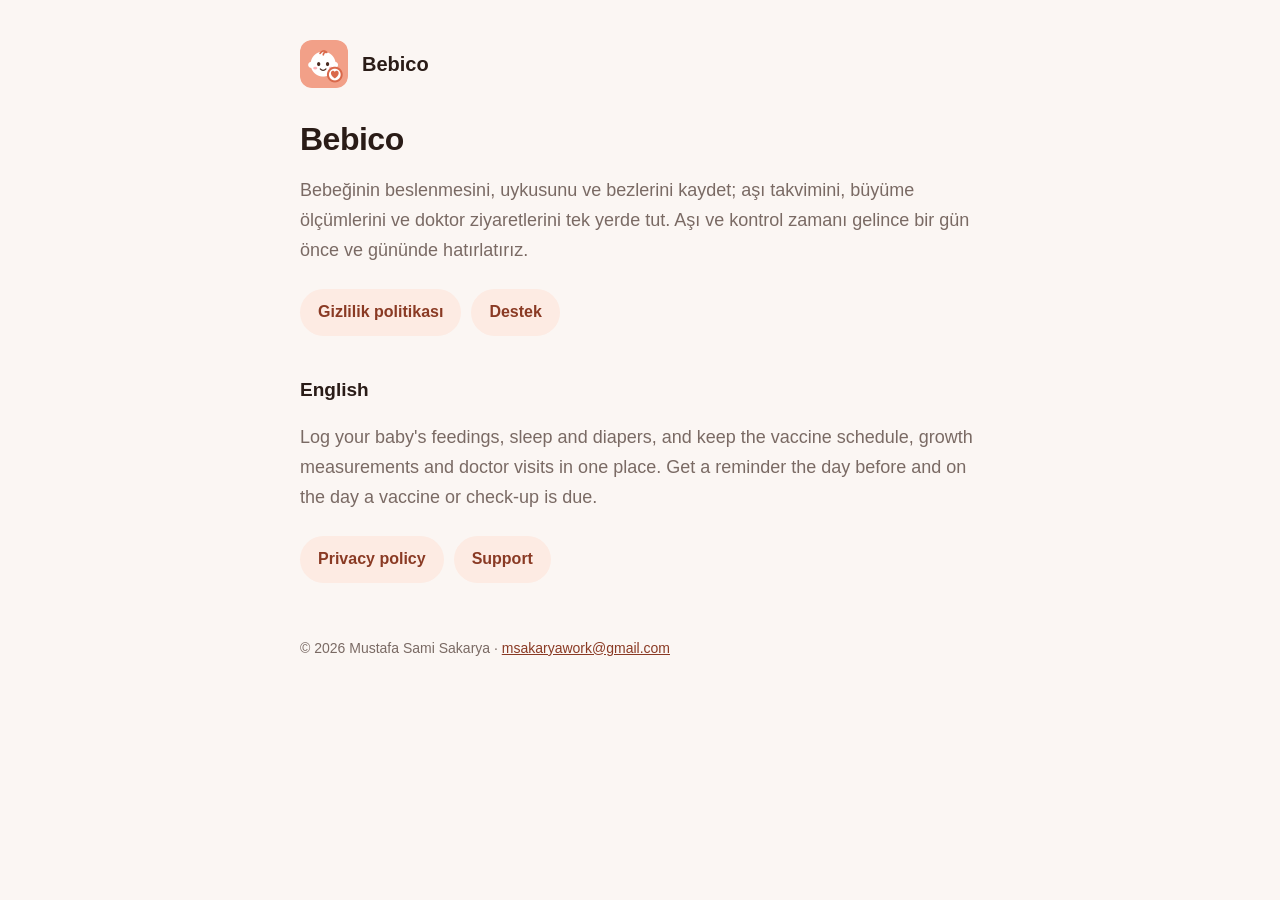
<file: index.html>
<!doctype html>
<html lang="tr">
<head>
  <meta charset="utf-8">
  <meta name="viewport" content="width=device-width, initial-scale=1">
  <title>Bebico</title>
  <meta name="description" content="Bebico: bebekler için beslenme, uyku ve bez günlüğü, aşı takvimi, büyüme ve doktor kayıtları. / A baby tracker with a daily log and a health calendar.">
  <link rel="icon" href="logo.png">
  <link rel="stylesheet" href="style.css">
</head>
<body>
<main>
  <header><img src="logo.png" alt=""><strong>Bebico</strong></header>
  <h1>Bebico</h1>
  <p class="lead">Bebeğinin beslenmesini, uykusunu ve bezlerini kaydet; aşı takvimini, büyüme ölçümlerini ve doktor ziyaretlerini tek yerde tut. Aşı ve kontrol zamanı gelince bir gün önce ve gününde hatırlatırız.</p>
  <ul class="links">
    <li><a href="privacy/">Gizlilik politikası</a></li>
    <li><a href="support/">Destek</a></li>
  </ul>

  <h2 lang="en">English</h2>
  <p class="lead" lang="en">Log your baby's feedings, sleep and diapers, and keep the vaccine schedule, growth measurements and doctor visits in one place. Get a reminder the day before and on the day a vaccine or check-up is due.</p>
  <ul class="links" lang="en">
    <li><a href="en/privacy/">Privacy policy</a></li>
    <li><a href="en/support/">Support</a></li>
  </ul>
  <footer>© 2026 Mustafa Sami Sakarya · <a href="mailto:msakaryawork@gmail.com">msakaryawork@gmail.com</a></footer>
</main>
</body>
</html>
</file>
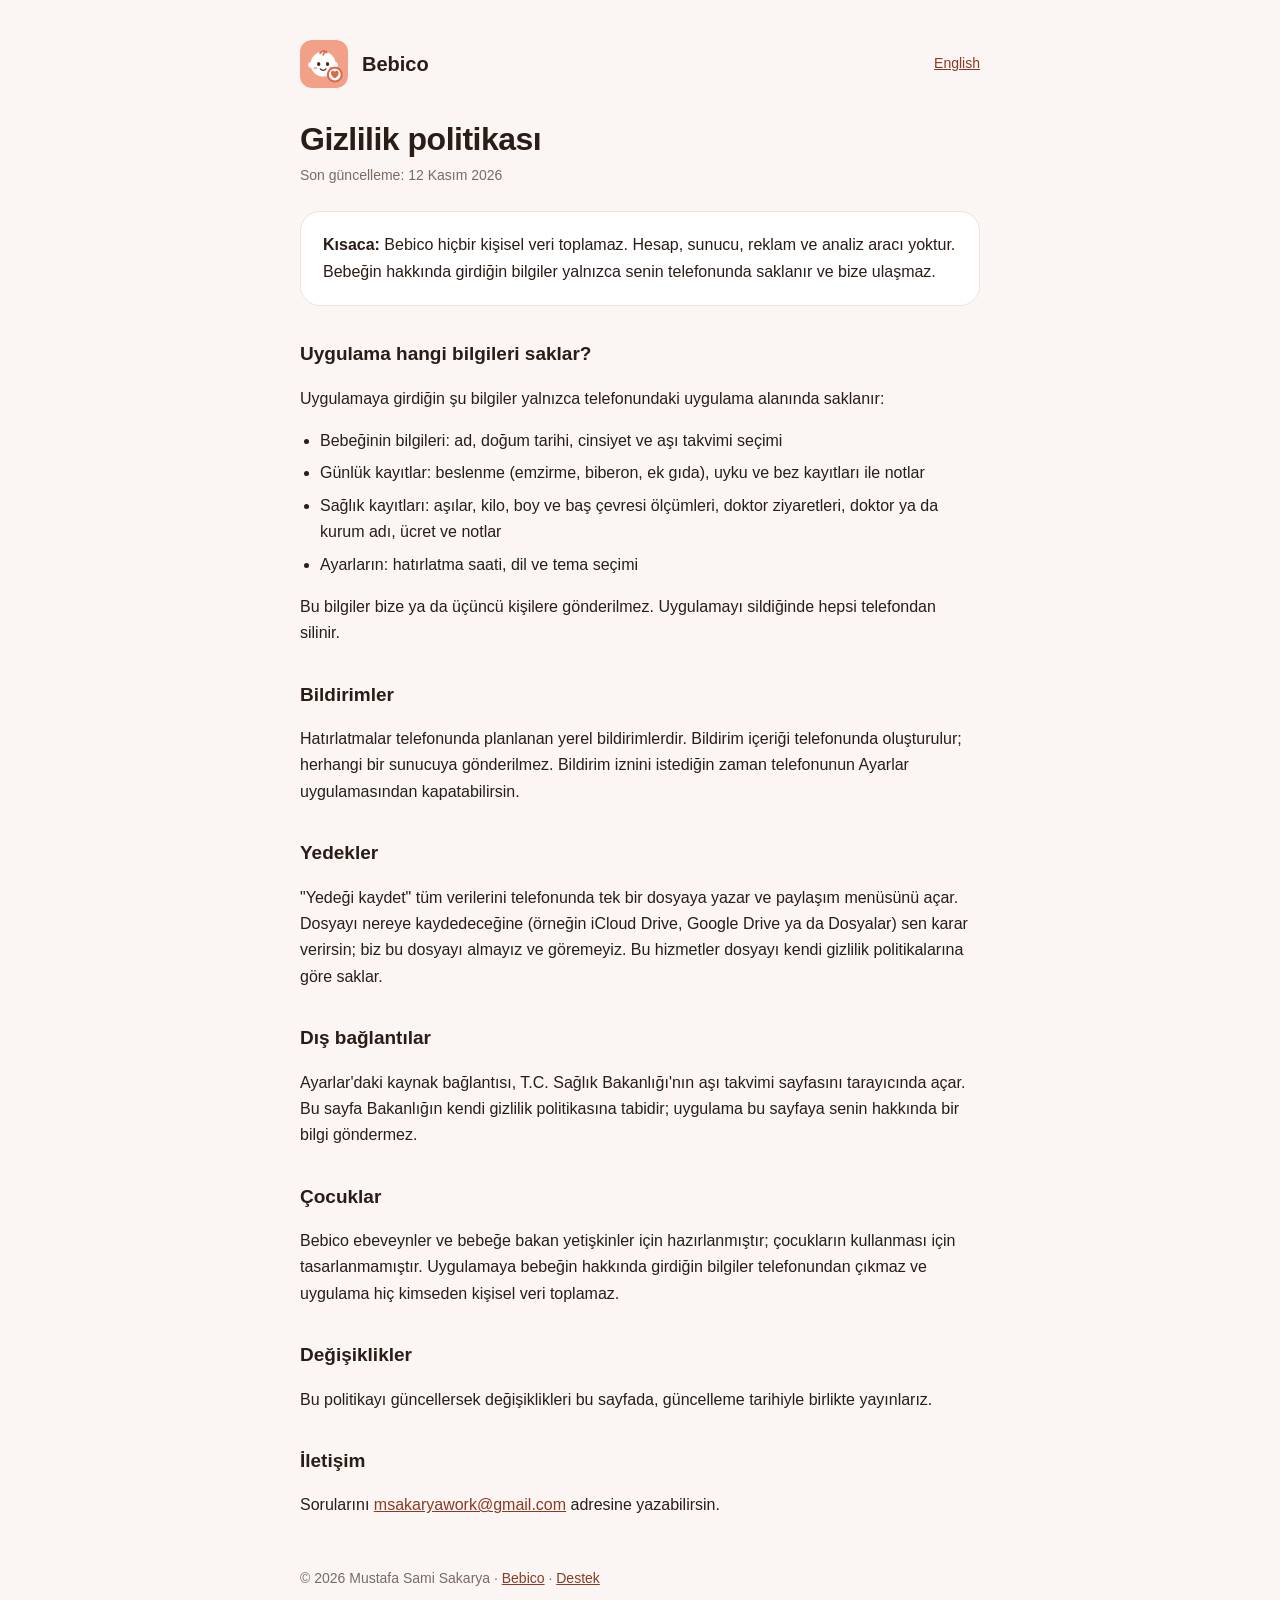
<file: privacy/index.html>
<!doctype html>
<html lang="tr">
<head>
  <meta charset="utf-8">
  <meta name="viewport" content="width=device-width, initial-scale=1">
  <title>Gizlilik politikası · Bebico</title>
  <link rel="icon" href="../logo.png">
  <link rel="stylesheet" href="../style.css">
</head>
<body>
<main>
  <header><img src="../logo.png" alt=""><strong>Bebico</strong><nav><a href="../en/privacy/" hreflang="en">English</a></nav></header>
  <h1>Gizlilik politikası</h1>
  <p class="updated">Son güncelleme: 12 Kasım 2026</p>

  <div class="card">
    <strong>Kısaca:</strong> Bebico hiçbir kişisel veri toplamaz. Hesap, sunucu, reklam ve analiz aracı yoktur. Bebeğin hakkında girdiğin bilgiler yalnızca senin telefonunda saklanır ve bize ulaşmaz.
  </div>

  <h2>Uygulama hangi bilgileri saklar?</h2>
  <p>Uygulamaya girdiğin şu bilgiler yalnızca telefonundaki uygulama alanında saklanır:</p>
  <ul>
    <li>Bebeğinin bilgileri: ad, doğum tarihi, cinsiyet ve aşı takvimi seçimi</li>
    <li>Günlük kayıtlar: beslenme (emzirme, biberon, ek gıda), uyku ve bez kayıtları ile notlar</li>
    <li>Sağlık kayıtları: aşılar, kilo, boy ve baş çevresi ölçümleri, doktor ziyaretleri, doktor ya da kurum adı, ücret ve notlar</li>
    <li>Ayarların: hatırlatma saati, dil ve tema seçimi</li>
  </ul>
  <p>Bu bilgiler bize ya da üçüncü kişilere gönderilmez. Uygulamayı sildiğinde hepsi telefondan silinir.</p>

  <h2>Bildirimler</h2>
  <p>Hatırlatmalar telefonunda planlanan yerel bildirimlerdir. Bildirim içeriği telefonunda oluşturulur; herhangi bir sunucuya gönderilmez. Bildirim iznini istediğin zaman telefonunun Ayarlar uygulamasından kapatabilirsin.</p>

  <h2>Yedekler</h2>
  <p>"Yedeği kaydet" tüm verilerini telefonunda tek bir dosyaya yazar ve paylaşım menüsünü açar. Dosyayı nereye kaydedeceğine (örneğin iCloud Drive, Google Drive ya da Dosyalar) sen karar verirsin; biz bu dosyayı almayız ve göremeyiz. Bu hizmetler dosyayı kendi gizlilik politikalarına göre saklar.</p>

  <h2>Dış bağlantılar</h2>
  <p>Ayarlar'daki kaynak bağlantısı, T.C. Sağlık Bakanlığı'nın aşı takvimi sayfasını tarayıcında açar. Bu sayfa Bakanlığın kendi gizlilik politikasına tabidir; uygulama bu sayfaya senin hakkında bir bilgi göndermez.</p>

  <h2>Çocuklar</h2>
  <p>Bebico ebeveynler ve bebeğe bakan yetişkinler için hazırlanmıştır; çocukların kullanması için tasarlanmamıştır. Uygulamaya bebeğin hakkında girdiğin bilgiler telefonundan çıkmaz ve uygulama hiç kimseden kişisel veri toplamaz.</p>

  <h2>Değişiklikler</h2>
  <p>Bu politikayı güncellersek değişiklikleri bu sayfada, güncelleme tarihiyle birlikte yayınlarız.</p>

  <h2>İletişim</h2>
  <p>Sorularını <a href="mailto:msakaryawork@gmail.com">msakaryawork@gmail.com</a> adresine yazabilirsin.</p>

  <footer>© 2026 Mustafa Sami Sakarya · <a href="../">Bebico</a> · <a href="../support/">Destek</a></footer>
</main>
</body>
</html>
</file>
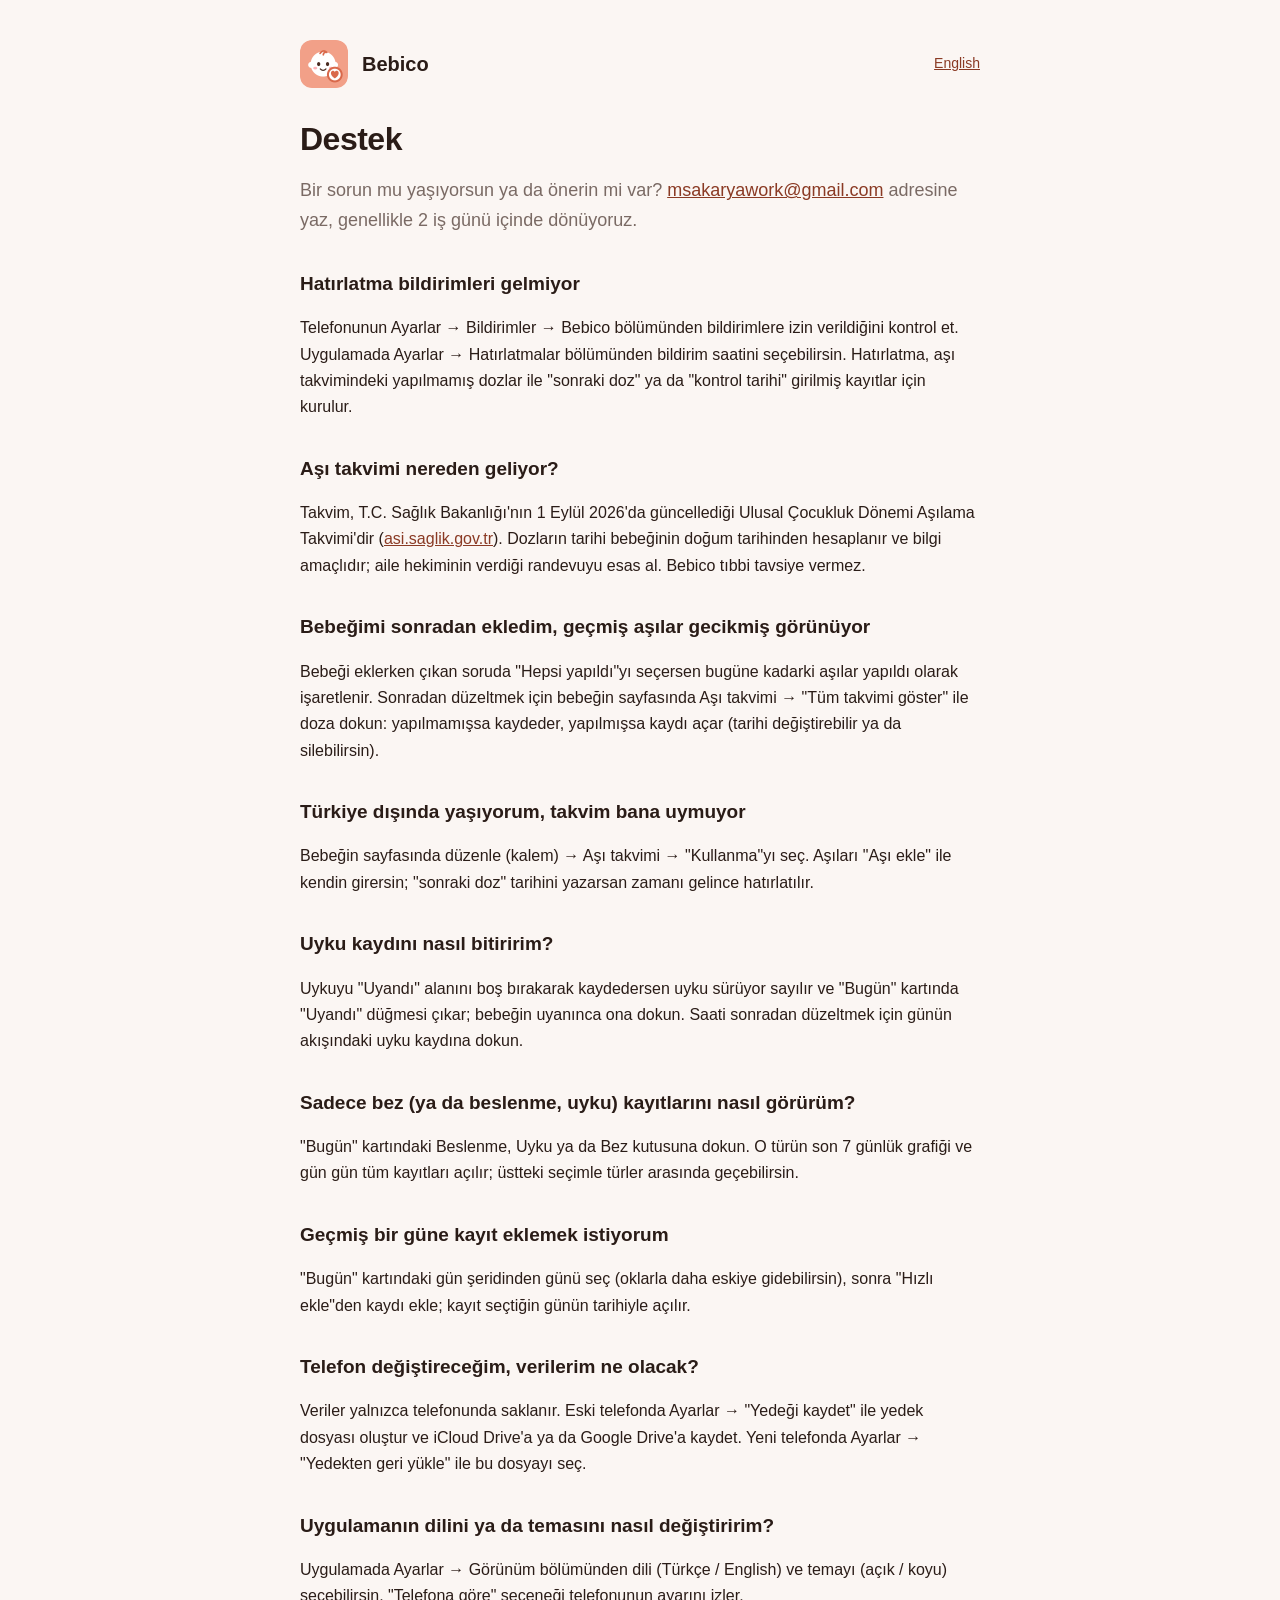
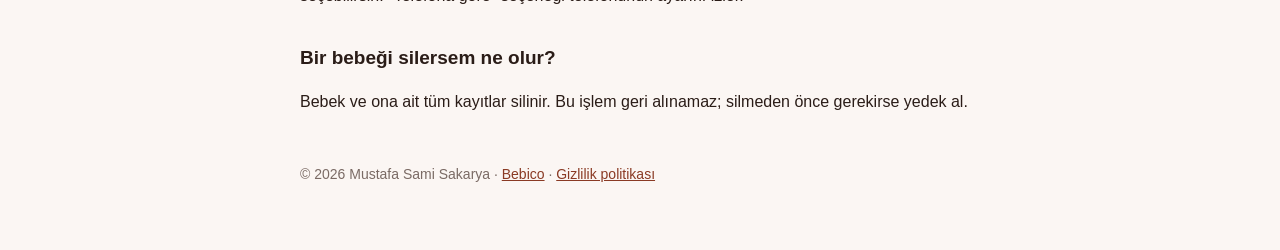
<file: support/index.html>
<!doctype html>
<html lang="tr">
<head>
  <meta charset="utf-8">
  <meta name="viewport" content="width=device-width, initial-scale=1">
  <title>Destek · Bebico</title>
  <link rel="icon" href="../logo.png">
  <link rel="stylesheet" href="../style.css">
</head>
<body>
<main>
  <header><img src="../logo.png" alt=""><strong>Bebico</strong><nav><a href="../en/support/" hreflang="en">English</a></nav></header>
  <h1>Destek</h1>
  <p class="lead">Bir sorun mu yaşıyorsun ya da önerin mi var? <a href="mailto:msakaryawork@gmail.com">msakaryawork@gmail.com</a> adresine yaz, genellikle 2 iş günü içinde dönüyoruz.</p>

  <h2>Hatırlatma bildirimleri gelmiyor</h2>
  <p>Telefonunun Ayarlar → Bildirimler → Bebico bölümünden bildirimlere izin verildiğini kontrol et. Uygulamada Ayarlar → Hatırlatmalar bölümünden bildirim saatini seçebilirsin. Hatırlatma, aşı takvimindeki yapılmamış dozlar ile "sonraki doz" ya da "kontrol tarihi" girilmiş kayıtlar için kurulur.</p>

  <h2>Aşı takvimi nereden geliyor?</h2>
  <p>Takvim, T.C. Sağlık Bakanlığı'nın 1 Eylül 2026'da güncellediği Ulusal Çocukluk Dönemi Aşılama Takvimi'dir (<a href="https://asi.saglik.gov.tr/bagisiklama-programi-ve-asi-takvimi/asi-takvimi.html">asi.saglik.gov.tr</a>). Dozların tarihi bebeğinin doğum tarihinden hesaplanır ve bilgi amaçlıdır; aile hekiminin verdiği randevuyu esas al. Bebico tıbbi tavsiye vermez.</p>

  <h2>Bebeğimi sonradan ekledim, geçmiş aşılar gecikmiş görünüyor</h2>
  <p>Bebeği eklerken çıkan soruda "Hepsi yapıldı"yı seçersen bugüne kadarki aşılar yapıldı olarak işaretlenir. Sonradan düzeltmek için bebeğin sayfasında Aşı takvimi → "Tüm takvimi göster" ile doza dokun: yapılmamışsa kaydeder, yapılmışsa kaydı açar (tarihi değiştirebilir ya da silebilirsin).</p>

  <h2>Türkiye dışında yaşıyorum, takvim bana uymuyor</h2>
  <p>Bebeğin sayfasında düzenle (kalem) → Aşı takvimi → "Kullanma"yı seç. Aşıları "Aşı ekle" ile kendin girersin; "sonraki doz" tarihini yazarsan zamanı gelince hatırlatılır.</p>

  <h2>Uyku kaydını nasıl bitiririm?</h2>
  <p>Uykuyu "Uyandı" alanını boş bırakarak kaydedersen uyku sürüyor sayılır ve "Bugün" kartında "Uyandı" düğmesi çıkar; bebeğin uyanınca ona dokun. Saati sonradan düzeltmek için günün akışındaki uyku kaydına dokun.</p>

  <h2>Sadece bez (ya da beslenme, uyku) kayıtlarını nasıl görürüm?</h2>
  <p>"Bugün" kartındaki Beslenme, Uyku ya da Bez kutusuna dokun. O türün son 7 günlük grafiği ve gün gün tüm kayıtları açılır; üstteki seçimle türler arasında geçebilirsin.</p>

  <h2>Geçmiş bir güne kayıt eklemek istiyorum</h2>
  <p>"Bugün" kartındaki gün şeridinden günü seç (oklarla daha eskiye gidebilirsin), sonra "Hızlı ekle"den kaydı ekle; kayıt seçtiğin günün tarihiyle açılır.</p>

  <h2>Telefon değiştireceğim, verilerim ne olacak?</h2>
  <p>Veriler yalnızca telefonunda saklanır. Eski telefonda Ayarlar → "Yedeği kaydet" ile yedek dosyası oluştur ve iCloud Drive'a ya da Google Drive'a kaydet. Yeni telefonda Ayarlar → "Yedekten geri yükle" ile bu dosyayı seç.</p>

  <h2>Uygulamanın dilini ya da temasını nasıl değiştiririm?</h2>
  <p>Uygulamada Ayarlar → Görünüm bölümünden dili (Türkçe / English) ve temayı (açık / koyu) seçebilirsin. "Telefona göre" seçeneği telefonunun ayarını izler.</p>

  <h2>Bir bebeği silersem ne olur?</h2>
  <p>Bebek ve ona ait tüm kayıtlar silinir. Bu işlem geri alınamaz; silmeden önce gerekirse yedek al.</p>

  <footer>© 2026 Mustafa Sami Sakarya · <a href="../">Bebico</a> · <a href="../privacy/">Gizlilik politikası</a></footer>
</main>
</body>
</html>
</file>
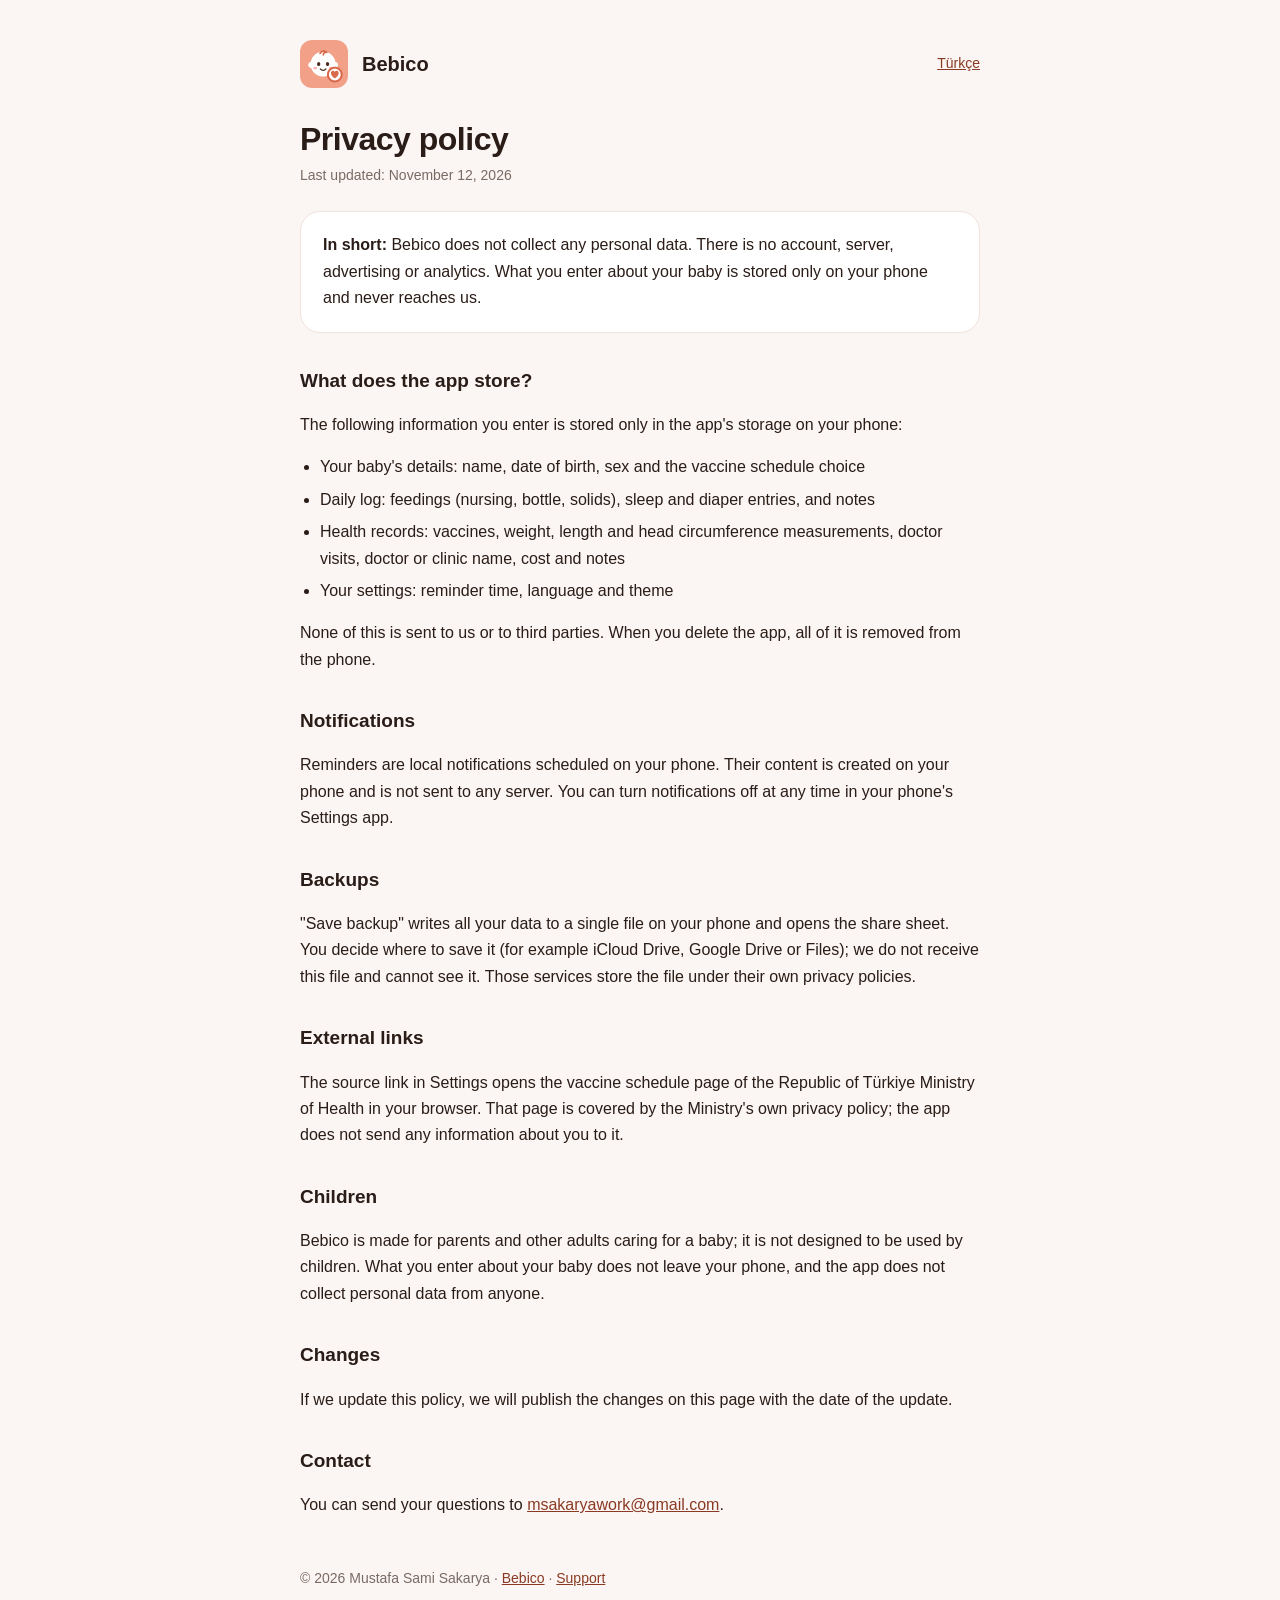
<file: en/privacy/index.html>
<!doctype html>
<html lang="en">
<head>
  <meta charset="utf-8">
  <meta name="viewport" content="width=device-width, initial-scale=1">
  <title>Privacy policy · Bebico</title>
  <link rel="icon" href="../../logo.png">
  <link rel="stylesheet" href="../../style.css">
</head>
<body>
<main>
  <header><img src="../../logo.png" alt=""><strong>Bebico</strong><nav><a href="../../privacy/" hreflang="tr">Türkçe</a></nav></header>
  <h1>Privacy policy</h1>
  <p class="updated">Last updated: November 12, 2026</p>

  <div class="card">
    <strong>In short:</strong> Bebico does not collect any personal data. There is no account, server, advertising or analytics. What you enter about your baby is stored only on your phone and never reaches us.
  </div>

  <h2>What does the app store?</h2>
  <p>The following information you enter is stored only in the app's storage on your phone:</p>
  <ul>
    <li>Your baby's details: name, date of birth, sex and the vaccine schedule choice</li>
    <li>Daily log: feedings (nursing, bottle, solids), sleep and diaper entries, and notes</li>
    <li>Health records: vaccines, weight, length and head circumference measurements, doctor visits, doctor or clinic name, cost and notes</li>
    <li>Your settings: reminder time, language and theme</li>
  </ul>
  <p>None of this is sent to us or to third parties. When you delete the app, all of it is removed from the phone.</p>

  <h2>Notifications</h2>
  <p>Reminders are local notifications scheduled on your phone. Their content is created on your phone and is not sent to any server. You can turn notifications off at any time in your phone's Settings app.</p>

  <h2>Backups</h2>
  <p>"Save backup" writes all your data to a single file on your phone and opens the share sheet. You decide where to save it (for example iCloud Drive, Google Drive or Files); we do not receive this file and cannot see it. Those services store the file under their own privacy policies.</p>

  <h2>External links</h2>
  <p>The source link in Settings opens the vaccine schedule page of the Republic of Türkiye Ministry of Health in your browser. That page is covered by the Ministry's own privacy policy; the app does not send any information about you to it.</p>

  <h2>Children</h2>
  <p>Bebico is made for parents and other adults caring for a baby; it is not designed to be used by children. What you enter about your baby does not leave your phone, and the app does not collect personal data from anyone.</p>

  <h2>Changes</h2>
  <p>If we update this policy, we will publish the changes on this page with the date of the update.</p>

  <h2>Contact</h2>
  <p>You can send your questions to <a href="mailto:msakaryawork@gmail.com">msakaryawork@gmail.com</a>.</p>

  <footer>© 2026 Mustafa Sami Sakarya · <a href="../../">Bebico</a> · <a href="../support/">Support</a></footer>
</main>
</body>
</html>
</file>
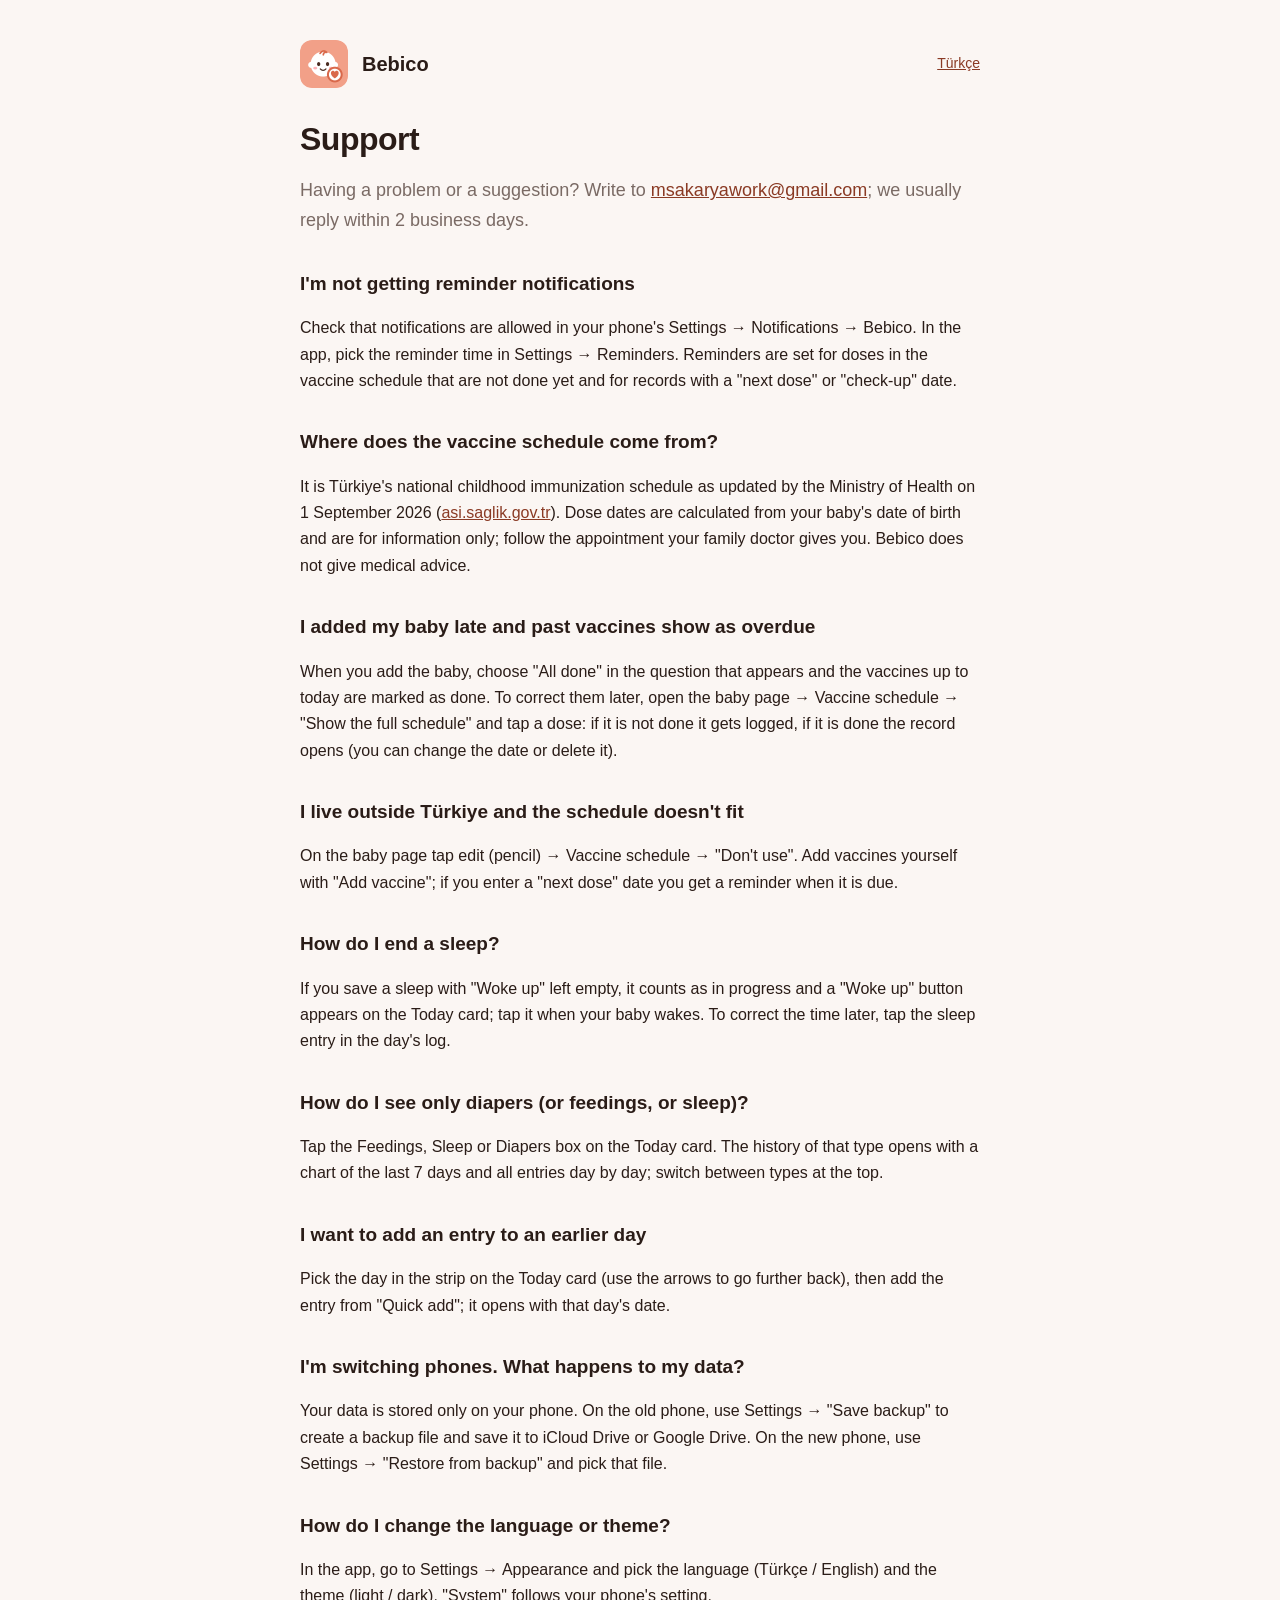
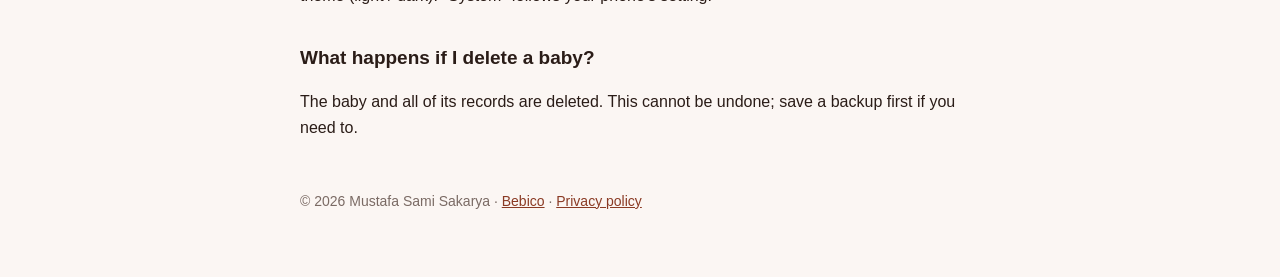
<file: en/support/index.html>
<!doctype html>
<html lang="en">
<head>
  <meta charset="utf-8">
  <meta name="viewport" content="width=device-width, initial-scale=1">
  <title>Support · Bebico</title>
  <link rel="icon" href="../../logo.png">
  <link rel="stylesheet" href="../../style.css">
</head>
<body>
<main>
  <header><img src="../../logo.png" alt=""><strong>Bebico</strong><nav><a href="../../support/" hreflang="tr">Türkçe</a></nav></header>
  <h1>Support</h1>
  <p class="lead">Having a problem or a suggestion? Write to <a href="mailto:msakaryawork@gmail.com">msakaryawork@gmail.com</a>; we usually reply within 2 business days.</p>

  <h2>I'm not getting reminder notifications</h2>
  <p>Check that notifications are allowed in your phone's Settings → Notifications → Bebico. In the app, pick the reminder time in Settings → Reminders. Reminders are set for doses in the vaccine schedule that are not done yet and for records with a "next dose" or "check-up" date.</p>

  <h2>Where does the vaccine schedule come from?</h2>
  <p>It is Türkiye's national childhood immunization schedule as updated by the Ministry of Health on 1 September 2026 (<a href="https://asi.saglik.gov.tr/bagisiklama-programi-ve-asi-takvimi/asi-takvimi.html">asi.saglik.gov.tr</a>). Dose dates are calculated from your baby's date of birth and are for information only; follow the appointment your family doctor gives you. Bebico does not give medical advice.</p>

  <h2>I added my baby late and past vaccines show as overdue</h2>
  <p>When you add the baby, choose "All done" in the question that appears and the vaccines up to today are marked as done. To correct them later, open the baby page → Vaccine schedule → "Show the full schedule" and tap a dose: if it is not done it gets logged, if it is done the record opens (you can change the date or delete it).</p>

  <h2>I live outside Türkiye and the schedule doesn't fit</h2>
  <p>On the baby page tap edit (pencil) → Vaccine schedule → "Don't use". Add vaccines yourself with "Add vaccine"; if you enter a "next dose" date you get a reminder when it is due.</p>

  <h2>How do I end a sleep?</h2>
  <p>If you save a sleep with "Woke up" left empty, it counts as in progress and a "Woke up" button appears on the Today card; tap it when your baby wakes. To correct the time later, tap the sleep entry in the day's log.</p>

  <h2>How do I see only diapers (or feedings, or sleep)?</h2>
  <p>Tap the Feedings, Sleep or Diapers box on the Today card. The history of that type opens with a chart of the last 7 days and all entries day by day; switch between types at the top.</p>

  <h2>I want to add an entry to an earlier day</h2>
  <p>Pick the day in the strip on the Today card (use the arrows to go further back), then add the entry from "Quick add"; it opens with that day's date.</p>

  <h2>I'm switching phones. What happens to my data?</h2>
  <p>Your data is stored only on your phone. On the old phone, use Settings → "Save backup" to create a backup file and save it to iCloud Drive or Google Drive. On the new phone, use Settings → "Restore from backup" and pick that file.</p>

  <h2>How do I change the language or theme?</h2>
  <p>In the app, go to Settings → Appearance and pick the language (Türkçe / English) and the theme (light / dark). "System" follows your phone's setting.</p>

  <h2>What happens if I delete a baby?</h2>
  <p>The baby and all of its records are deleted. This cannot be undone; save a backup first if you need to.</p>

  <footer>© 2026 Mustafa Sami Sakarya · <a href="../../">Bebico</a> · <a href="../privacy/">Privacy policy</a></footer>
</main>
</body>
</html>
</file>
<file: style.css>
:root {
  --bg: #fbf6f3;
  --surface: #ffffff;
  --text: #2a1c17;
  --muted: #7a6a64;
  --line: #efe3dd;
  --accent: #8a3a24;
  --accent-soft: #fdebe3;
  color-scheme: light dark;
}
@media (prefers-color-scheme: dark) {
  :root {
    --bg: #0c0a09;
    --surface: #181413;
    --text: #f6efec;
    --muted: #a3958f;
    --line: rgba(255, 255, 255, 0.08);
    --accent: #f5b8a4;
    --accent-soft: #3a2018;
  }
}
* { box-sizing: border-box; }
body {
  margin: 0;
  background: var(--bg);
  color: var(--text);
  font: 16px/1.65 -apple-system, BlinkMacSystemFont, "Segoe UI", Roboto, Helvetica, Arial, sans-serif;
}
main { max-width: 720px; margin: 0 auto; padding: 40px 20px 64px; }
header { display: flex; align-items: center; gap: 14px; margin-bottom: 32px; }
header img { width: 48px; height: 48px; border-radius: 12px; }
header strong { font-size: 20px; }
header nav { margin-left: auto; font-size: 14px; }
h1 { margin: 0 0 6px; font-size: 32px; line-height: 1.2; letter-spacing: -0.5px; }
h2 { margin: 32px 0 8px; font-size: 19px; }
.updated { margin: 0 0 24px; color: var(--muted); font-size: 14px; }
.card { padding: 20px 22px; margin: 16px 0; background: var(--surface); border: 1px solid var(--line); border-radius: 20px; }
.lead { font-size: 18px; color: var(--muted); }
a { color: var(--accent); }
ul { padding-left: 20px; }
li { margin: 6px 0; }
.links { display: flex; flex-wrap: wrap; gap: 10px; padding: 0; list-style: none; }
.links a { display: inline-block; padding: 10px 18px; background: var(--accent-soft); border-radius: 999px; text-decoration: none; font-weight: 600; }
footer { margin-top: 48px; color: var(--muted); font-size: 14px; }
</file>
